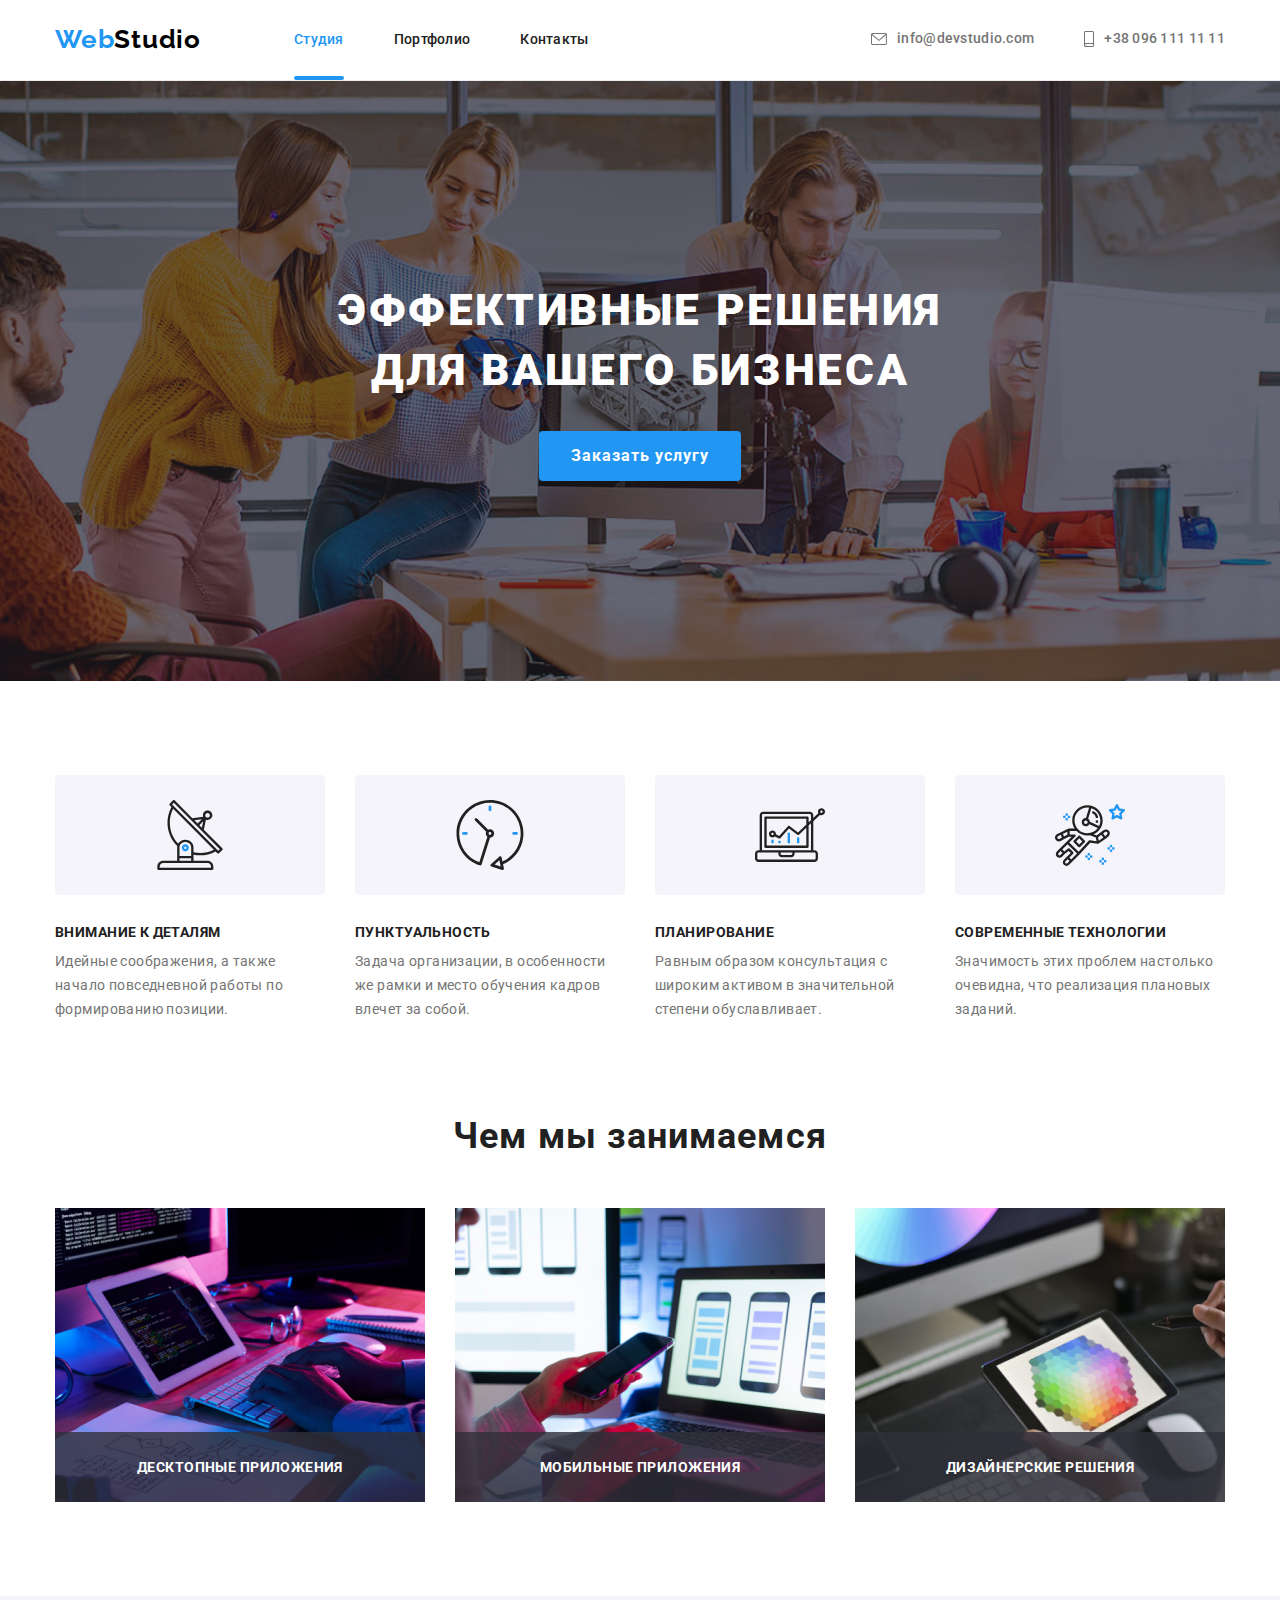
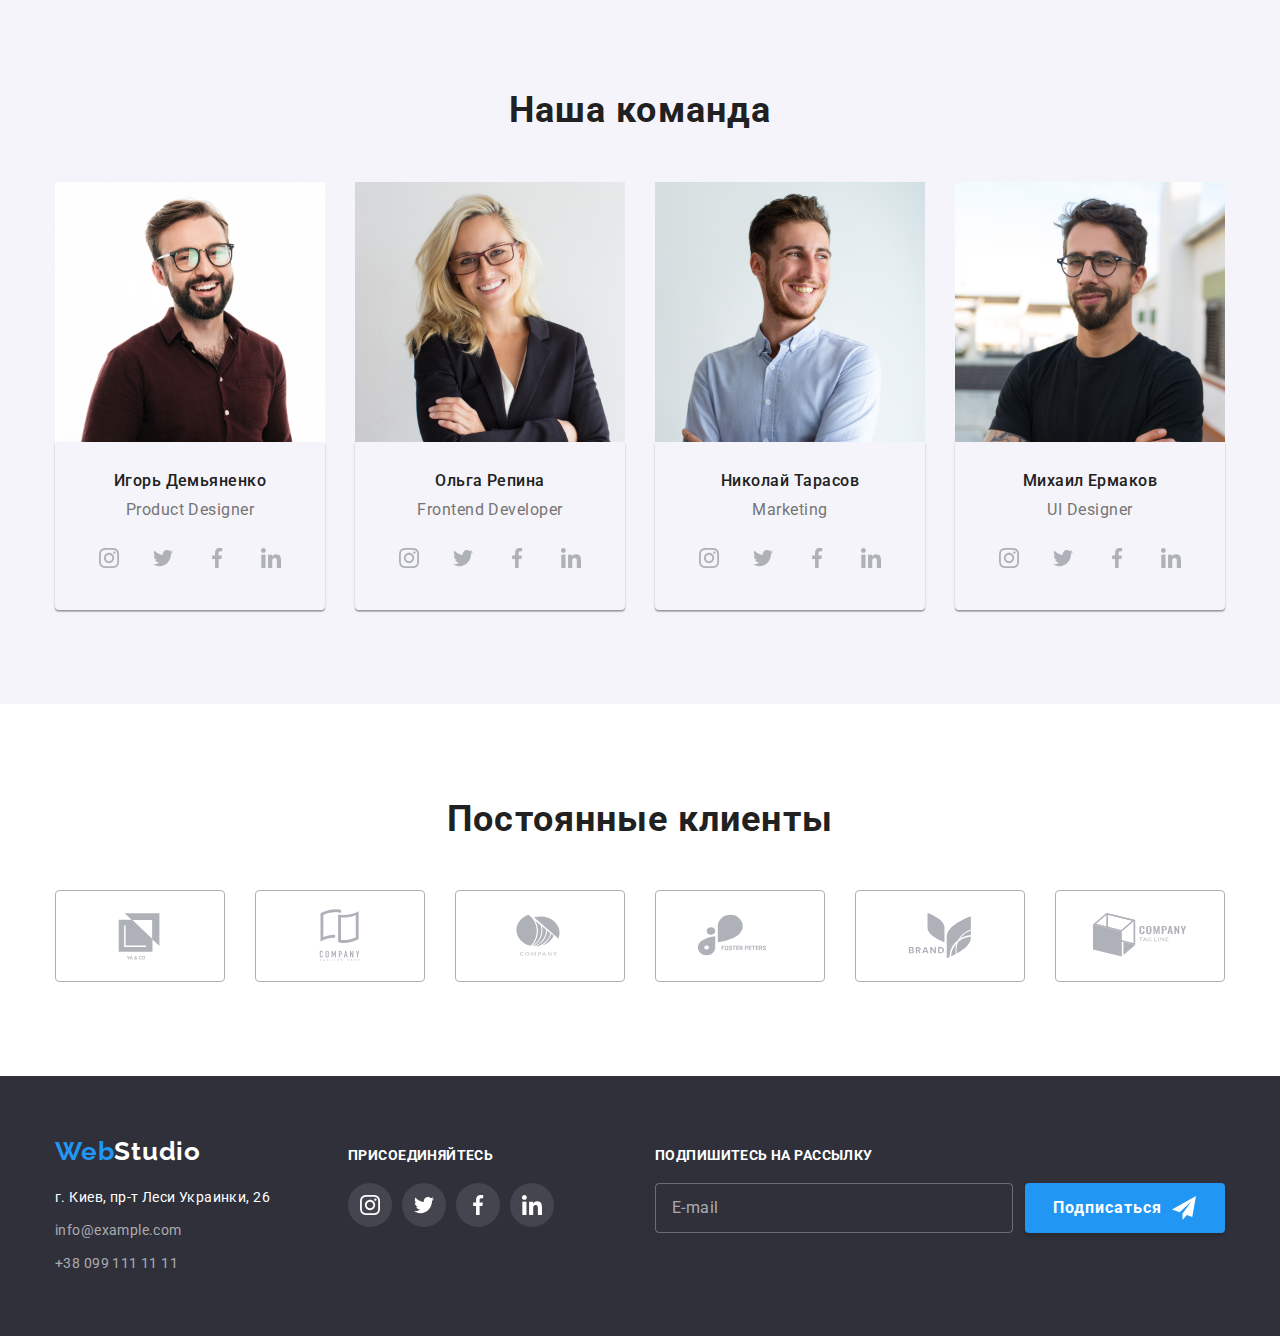
<file: index.html>
<!DOCTYPE html>
<html lang="ru">
  <head>
    <meta charset="UTF-8" />
    <meta http-equiv="X-UA-Compatible" content="IE=edge" />
    <meta name="viewport" content="width=device-width, initial-scale=1.0" />
    <title>Студия</title>
    <link rel="preconnect" href="https://fonts.gstatic.com" />
    <link
      href="https://fonts.googleapis.com/css2?family=Raleway:wght@700&family=Roboto:wght@400;500;700;900&display=swap"
      rel="stylesheet"
    />
    <link
      rel="stylesheet"
      href="https://cdnjs.cloudflare.com/ajax/libs/modern-normalize/1.1.0/modern-normalize.min.css"
    />
    <link rel="stylesheet" href="./css/styles.css" />
  </head>
  <body>
    <!--HEADER-->
    <header class="header">
      <div class="container header-container">
        <nav class="nav-header">
          <a class="header-logo link" href="index.html">
            <span class="logo-accent">Web</span>Studio</a
          >
          <ul class="menu list">
            <li class="menu-item">
              <a class="menu-link current link" href="index.html">Студия</a>
            </li>
            <li class="menu-item"><a class="menu-link link" href="portfolio.html">Портфолио</a></li>
            <li class="menu-item"><a class="menu-link link" href="">Контакты</a></li>
          </ul>
        </nav>
        <ul class="header-contacts list">
          <li class="contacts-item">
            <a class="header-contact link" href="mailto:info@devstudio.com">
              <svg class="icon-contact" width="16" height="12">
                <use href="./images/icons.svg#icon-envelope"></use>
              </svg>
              info@devstudio.com
            </a>
          </li>
          <li class="contacts-item">
            <a class="header-contact link" href="tel:+380961111111">
              <svg class="icon-contact" width="10" height="16">
                <use href="./images/icons.svg#icon-smartphone"></use>
              </svg>
              +38 096 111 11 11</a
            >
          </li>
        </ul>
      </div>
    </header>
    <main>
      <!--HERO-->

      <section class="hero section">
        <div class="container">
          <h1 class="title-hero">Эффективные решения для вашего бизнеса</h1>
          <button class="modal-btn" type="button" data-modal-open>Заказать услугу</button>
        </div>
      </section>
      <!--FEATURES-->
      <section class="features section">
        <div class="container">
          <h2 class="features-title visually-hidden">Особенности</h2>
          <ul class="features-list list">
            <li class="features-item">
              <div class="features-container">
                <svg class="icon-features" width="70" height="70">
                  <use href="./images/icons.svg#icon-antenna"></use>
                </svg>
              </div>
              <h3 class="features-subtitle">Внимание к деталям</h3>
              <p class="features-content">
                Идейные соображения, а также начало повседневной работы по формированию позиции.
              </p>
            </li>
            <li class="features-item">
              <div class="features-container">
                <svg class="icon-features" width="70" height="70">
                  <use href="./images/icons.svg#icon-clock"></use>
                </svg>
              </div>
              <h3 class="features-subtitle">Пунктуальность</h3>
              <p class="features-content">
                Задача организации, в особенности же рамки и место обучения кадров влечет за собой.
              </p>
            </li>
            <li class="features-item">
              <div class="features-container">
                <svg class="icon-features" width="70" height="70">
                  <use href="./images/icons.svg#icon-digram"></use>
                </svg>
              </div>
              <h3 class="features-subtitle">Планирование</h3>
              <p class="features-content">
                Равным образом консультация с широким активом в значительной степени обуславливает.
              </p>
            </li>
            <li class="features-item">
              <div class="features-container">
                <svg class="icon-features" width="70" height="70">
                  <use href="./images/icons.svg#icon-astronaut"></use>
                </svg>
              </div>
              <h3 class="features-subtitle">Современные технологии</h3>
              <p class="features-content">
                Значимость этих проблем настолько очевидна, что реализация плановых заданий.
              </p>
            </li>
          </ul>
        </div>
      </section>
      <!--WHAT ARE WE DOING-->
      <section class="activity">
        <div class="container">
          <h2 class="activity-title">Чем мы занимаемся</h2>
          <ul class="activity-list list">
            <li class="activity-item">
              <img
                class="activity-img"
                src="./images/what_are_we_doing/img.jpg"
                alt="Человек работает за компютером"
                width="370"
                height="294"
              />
              <div class="activity-container">
                <p class="activity-content">Десктопные приложения</p>
              </div>
            </li>
            <li class="activity-item">
              <img
                class="activity-img"
                src="./images/what_are_we_doing/img-1.jpg"
                alt="Человек работает за ноутбуком"
                width="370"
                height="294"
              />
              <div class="activity-container">
                <p class="activity-content">Мобильные приложения</p>
              </div>
            </li>
            <li class="activity-item">
              <img
                class="activity-img"
                src="./images/what_are_we_doing/img-2.jpg"
                alt="Человек работает c планшетом"
                width="370"
                height="294"
              />
              <div class="activity-container">
                <p class="activity-content">Дизайнерские решения</p>
              </div>
            </li>
          </ul>
        </div>
      </section>
      <!--OUR TEAM-->
      <section class="team section">
        <div class="container">
          <h2 class="team-title">Наша команда</h2>
          <ul class="team-list list">
            <li class="team-item">
              <img
                class="team-img"
                src="./images/our_team/img1.jpg"
                alt="Парень"
                width="270"
                height="260"
              />
              <div class="team-card">
                <h3 class="team-subtitle">Игорь Демьяненко</h3>
                <p class="team-content" lang="en">Product Designer</p>
                <ul class="social-list list">
                  <li class="social-item">
                    <a href="" class="social-link">
                      <svg class="icon-social" width="20" height="20">
                        <use href="./images/icons.svg#icon-instagram"></use>
                      </svg>
                    </a>
                  </li>
                  <li class="social-item">
                    <a href="" class="social-link">
                      <svg class="icon-social" width="20" height="20">
                        <use href="./images/icons.svg#icon-twitter"></use>
                      </svg>
                    </a>
                  </li>
                  <li class="social-item">
                    <a href="" class="social-link">
                      <svg class="icon-social" width="20" height="20">
                        <use href="./images/icons.svg#icon-facebook"></use>
                      </svg>
                    </a>
                  </li>
                  <li class="social-item">
                    <a href="" class="social-link">
                      <svg class="icon-social" width="20" height="20">
                        <use href="./images/icons.svg#icon-linkedin"></use>
                      </svg>
                    </a>
                  </li>
                </ul>
              </div>
            </li>
            <li class="team-item">
              <img
                class="team-img"
                src="./images/our_team/img2.jpg"
                alt="Девушка"
                width="270"
                height="260"
              />
              <div class="team-card">
                <h3 class="team-subtitle">Ольга Репина</h3>
                <p class="team-content" lang="en">Frontend Developer</p>
                <ul class="social-list list">
                  <li class="social-item">
                    <a href="" class="social-link">
                      <svg class="icon-social" width="20" height="20">
                        <use href="./images/icons.svg#icon-instagram"></use>
                      </svg>
                    </a>
                  </li>
                  <li class="social-item">
                    <a href="" class="social-link">
                      <svg class="icon-social" width="20" height="20">
                        <use href="./images/icons.svg#icon-twitter"></use>
                      </svg>
                    </a>
                  </li>
                  <li class="social-item">
                    <a href="" class="social-link">
                      <svg class="icon-social" width="20" height="20">
                        <use href="./images/icons.svg#icon-facebook"></use>
                      </svg>
                    </a>
                  </li>
                  <li class="social-item">
                    <a href="" class="social-link">
                      <svg class="icon-social" width="20" height="20">
                        <use href="./images/icons.svg#icon-linkedin"></use>
                      </svg>
                    </a>
                  </li>
                </ul>
              </div>
            </li>
            <li class="team-item">
              <img
                class="team-img"
                src="./images/our_team/img3.jpg"
                alt="Парень"
                width="270"
                height="260"
              />
              <div class="team-card">
                <h3 class="team-subtitle">Николай Тарасов</h3>
                <p class="team-content" lang="en">Marketing</p>
                <ul class="social-list list">
                  <li class="social-item">
                    <a href="" class="social-link">
                      <svg class="icon-social" width="20" height="20">
                        <use href="./images/icons.svg#icon-instagram"></use>
                      </svg>
                    </a>
                  </li>
                  <li class="social-item">
                    <a href="" class="social-link">
                      <svg class="icon-social" width="20" height="20">
                        <use href="./images/icons.svg#icon-twitter"></use>
                      </svg>
                    </a>
                  </li>
                  <li class="social-item">
                    <a href="" class="social-link">
                      <svg class="icon-social" width="20" height="20">
                        <use href="./images/icons.svg#icon-facebook"></use>
                      </svg>
                    </a>
                  </li>
                  <li class="social-item">
                    <a href="" class="social-link">
                      <svg class="icon-social" width="20" height="20">
                        <use href="./images/icons.svg#icon-linkedin"></use>
                      </svg>
                    </a>
                  </li>
                </ul>
              </div>
            </li>
            <li class="team-item">
              <img
                class="team-img"
                src="./images/our_team/img4.jpg"
                alt="Парень"
                width="270"
                height="260"
              />
              <div class="team-card">
                <h3 class="team-subtitle">Михаил Ермаков</h3>
                <p class="team-content" lang="en">UI Designer</p>
                <ul class="social-list list">
                  <li class="social-item">
                    <a href="" class="social-link">
                      <svg class="icon-social" width="20" height="20">
                        <use href="./images/icons.svg#icon-instagram"></use>
                      </svg>
                    </a>
                  </li>
                  <li class="social-item">
                    <a href="" class="social-link">
                      <svg class="icon-social" width="20" height="20">
                        <use href="./images/icons.svg#icon-twitter"></use>
                      </svg>
                    </a>
                  </li>
                  <li class="social-item">
                    <a href="" class="social-link">
                      <svg class="icon-social" width="20" height="20">
                        <use href="./images/icons.svg#icon-facebook"></use>
                      </svg>
                    </a>
                  </li>
                  <li class="social-item">
                    <a href="" class="social-link">
                      <svg class="icon-social" width="20" height="20">
                        <use href="./images/icons.svg#icon-linkedin"></use>
                      </svg>
                    </a>
                  </li>
                </ul>
              </div>
            </li>
          </ul>
        </div>
      </section>
      <!--CUSTOMERS-->
      <section class="customers section">
        <div class="container">
          <h2 class="customers-title">Постоянные клиенты</h2>
          <ul class="customers-list list">
            <li class="customers-item">
              <a href="" class="customers-link">
                <svg class="icon-customers" width="106" height="60">
                  <use href="./images/icons.svg#icon-logo"></use>
                </svg>
              </a>
            </li>
            <li class="customers-item">
              <a href="" class="customers-link">
                <svg class="icon-customers" width="106" height="60">
                  <use href="./images/icons.svg#icon-logoa"></use>
                </svg>
              </a>
            </li>
            <li class="customers-item">
              <a href="" class="customers-link">
                <svg class="icon-customers" width="106" height="60">
                  <use href="./images/icons.svg#icon-logob"></use>
                </svg>
              </a>
            </li>
            <li class="customers-item">
              <a href="" class="customers-link">
                <svg class="icon-customers" width="106" height="60">
                  <use href="./images/icons.svg#icon-logoc"></use>
                </svg>
              </a>
            </li>
            <li class="customers-item">
              <a href="" class="customers-link">
                <svg class="icon-customers" width="106" height="60">
                  <use href="./images/icons.svg#icon-logod"></use>
                </svg>
              </a>
            </li>
            <li class="customers-item">
              <a href="" class="customers-link">
                <svg class="icon-customers" width="106" height="60">
                  <use href="./images/icons.svg#icon-logoe"></use>
                </svg>
              </a>
            </li>
          </ul>
        </div>
      </section>
    </main>
    <!--FOOTER-->
    <footer class="footer">
      <div class="container footer-container">
        <div class="footer-nav">
          <a class="footer-logo link" href="index.html">
            <span class="logo-accent">Web</span>Studio</a
          >
          <address class="footer-address">
            <ul class="footer-list list">
              <li class="footer-item">
                <a
                  class="address-link link"
                  href="https://goo.gl/maps/ND7j1SrMeyqqvY4t7"
                  target="_blank"
                  rel="noopener noreferrer"
                  >г. Киев, пр-т Леси Украинки, 26</a
                >
              </li>
              <li class="footer-item">
                <a class="footer-contact link" href="mailto:info@example.com">info@example.com</a>
              </li>
              <li class="footer-item">
                <a class="footer-contact link" href="tel:+380991111111">+38 099 111 11 11</a>
              </li>
            </ul>
          </address>
        </div>

        <div class="join">
          <p class="footer-content">Присоединяйтесь</p>
          <ul class="join-list list">
            <li class="join-item">
              <a href="" class="join-link link">
                <svg class="icon-join" width="20" height="20">
                  <use href="./images/icons.svg#icon-instagram"></use>
                </svg>
              </a>
            </li>
            <li class="join-item">
              <a href="" class="join-link link">
                <svg class="icon-join" width="20" height="20">
                  <use href="./images/icons.svg#icon-twitter"></use>
                </svg>
              </a>
            </li>
            <li class="join-item">
              <a href="" class="join-link link">
                <svg class="icon-join" width="20" height="20">
                  <use href="./images/icons.svg#icon-facebook"></use>
                </svg>
              </a>
            </li>
            <li class="join-item">
              <a href="" class="join-link link">
                <svg class="icon-join" width="20" height="20">
                  <use href="./images/icons.svg#icon-linkedin"></use>
                </svg>
              </a>
            </li>
          </ul>
        </div>
        <form action="#" class="footer-form">
          <p class="footer-form-text">Подпишитесь на рассылку</p>
          <div class="footer-form-container">
            <input
              type="email"
              class="footer-input"
              placeholder="E-mail"
              name="user-mail"
              required
            />
            <button type="submit" class="footer-btn">Подписаться</button>
          </div>
        </form>
      </div>
    </footer>
    <div class="backdrop is-hidden" data-modal>
      <div class="modal">
        <button type="button" data-modal-close class="close-btn">
          <svg class="icon-cls" width="18px" height="18px">
            <use href="./images/icons.svg#icon-close"></use>
          </svg>
        </button>
        <form action="#" class="modal-form">
          <p class="modal-head">Оставьте свои данные, мы вам перезвоним</p>
          <label class="modal-field">
            Имя
            <span class="modal-input-container">
              <input
                type="text"
                class="modal-input"
                name="user-name"
                minlength="2"
                pattern="[a-zA-Zа-яёА-ЯЁ]+"
                title="Имя должно содержать только буквы"
                required
              />
              <svg class="icon-modal-form" width="18" height="18">
                <use href="./images/icons.svg#icon-person"></use>
              </svg>
            </span>
          </label>
          <label class="modal-field">
            Телефон
            <span class="modal-input-container">
              <input
                type="tel"
                class="modal-input"
                name="user-phone"
                pattern="[0-9]{3}-[0-9]{3}-[0-9]{2}-[0-9]{2}"
                title="067-123-45-67"
                required
              />
              <svg class="icon-modal-form" width="18" height="18">
                <use href="./images/icons.svg#icon-phone"></use>
              </svg>
            </span>
          </label>
          <label class="modal-field">
            Почта
            <span class="modal-input-container">
              <input type="email" class="modal-input" name="user-mail" required />
              <svg class="icon-modal-form" width="18" height="18">
                <use href="./images/icons.svg#icon-email"></use>
              </svg>
            </span>
          </label>
          <label class="modal-field-message">
            Комментарий
            <textarea
              name="user-message"
              class="modal-message"
              placeholder="Введите текст"
            ></textarea>
          </label>
          <input
            type="checkbox"
            class="modal-checkbox visually-hidden"
            name="accept-policy"
            id="accept-policy"
          />
          <label for="accept-policy" class="modal-checkbox-label"
            >Соглашаюсь с рассылкой и принимаю&nbsp;
            <a href="#" class="modal-label-link">Условия договора</a>
          </label>
          <button type="submit" class="modal-form-btn">Отправить</button>
        </form>
      </div>
    </div>
    <script src="./js/modal.js"></script>
  </body>
</html>
</file>
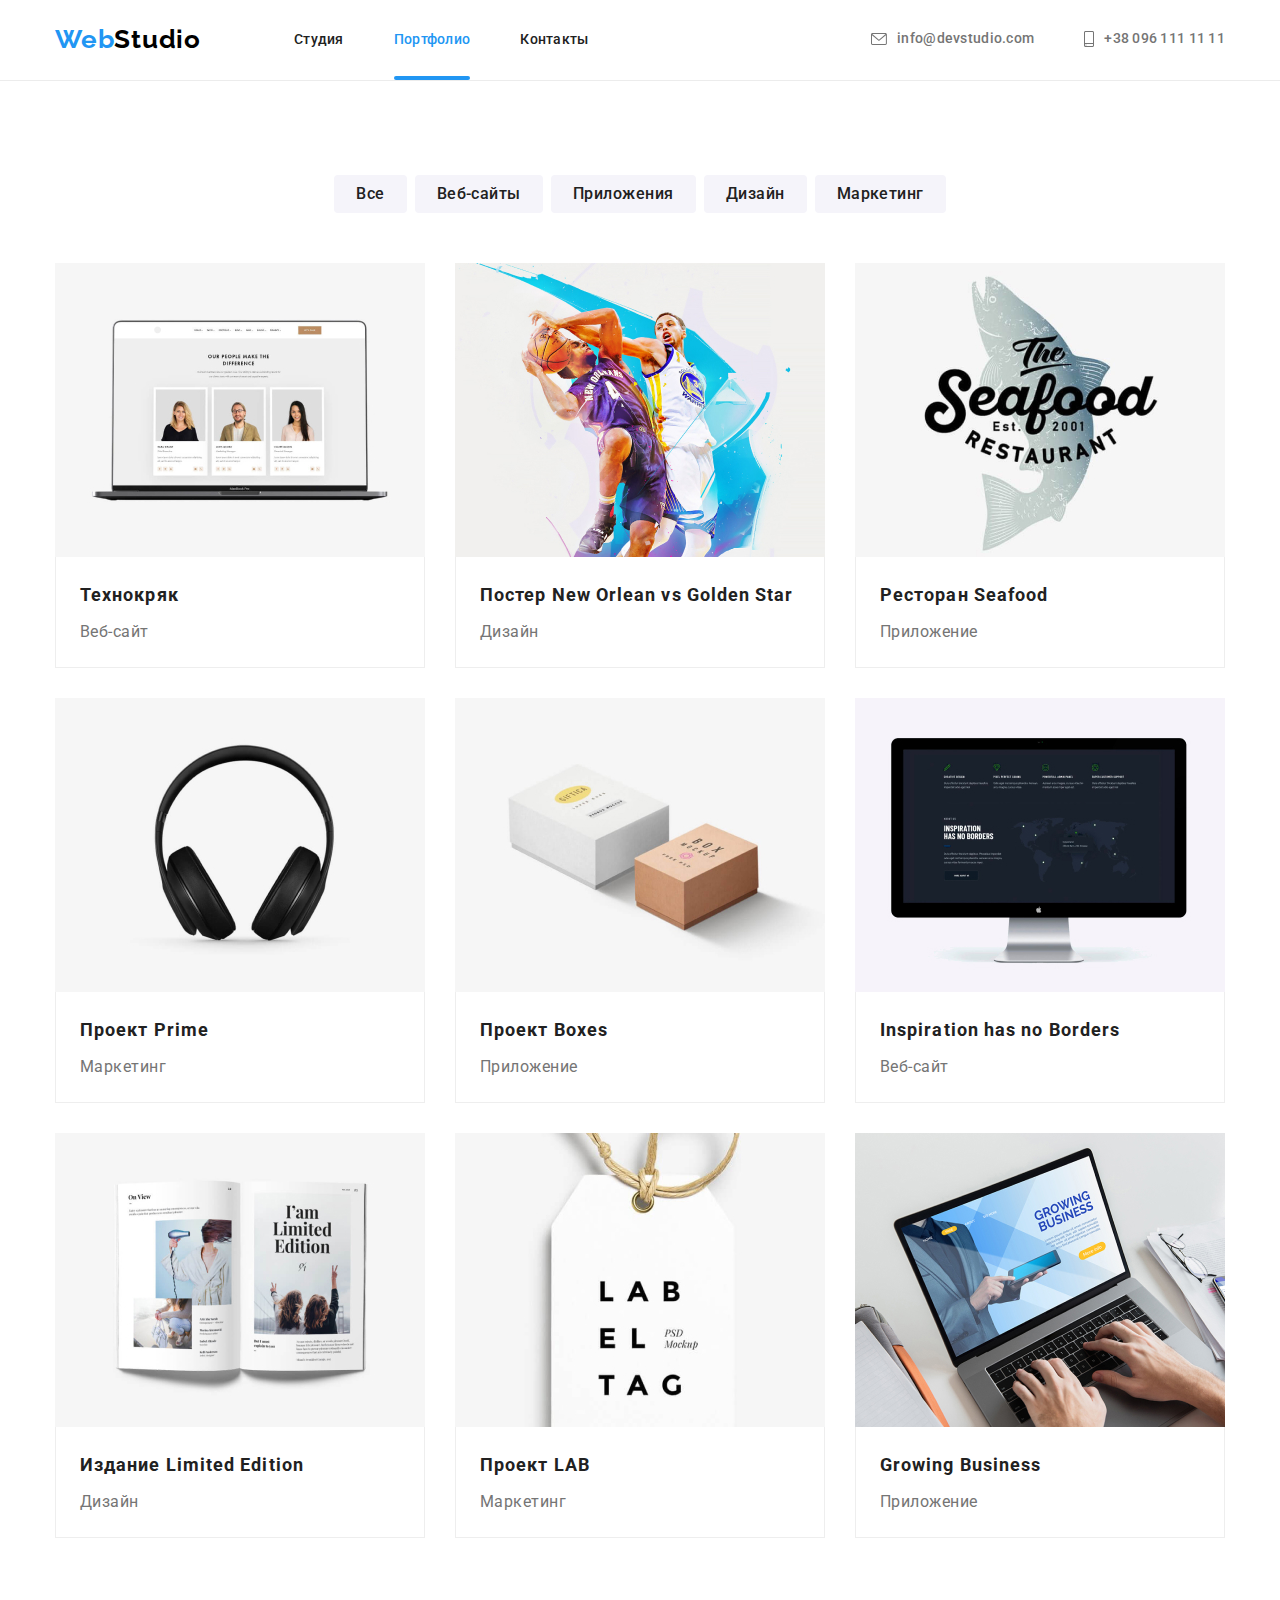
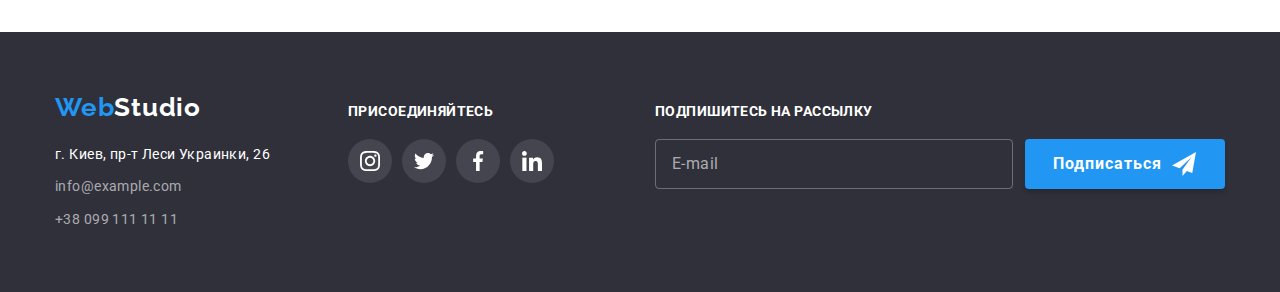
<file: portfolio.html>
<!DOCTYPE html>
<html lang="ru">
  <head>
    <meta charset="UTF-8" />
    <meta http-equiv="X-UA-Compatible" content="IE=edge" />
    <meta name="viewport" content="width=device-width, initial-scale=1.0" />
    <title>Портфолио</title>
    <link rel="preconnect" href="https://fonts.gstatic.com" />
    <link
      href="https://fonts.googleapis.com/css2?family=Raleway:wght@700&family=Roboto:wght@400;500;700;900&display=swap"
      rel="stylesheet"
    />
    <link
      rel="stylesheet"
      href="https://cdnjs.cloudflare.com/ajax/libs/modern-normalize/1.1.0/modern-normalize.min.css"
    />
    <link rel="stylesheet" href="./css/styles.css" />
  </head>
  <body>
    <!--HEADER-->
    <header class="header">
      <div class="container header-container">
        <nav class="nav-header">
          <a class="header-logo link" href="index.html">
            <span class="logo-accent">Web</span>Studio</a
          >
          <ul class="menu list">
            <li class="menu-item">
              <a class="menu-link link" href="index.html">Студия</a>
            </li>
            <li class="menu-item">
              <a class="menu-link current link" href="portfolio.html">Портфолио</a>
            </li>
            <li class="menu-item"><a class="menu-link link" href="">Контакты</a></li>
          </ul>
        </nav>
        <ul class="header-contacts list">
          <li class="contacts-item">
            <a class="header-contact link" href="mailto:info@devstudio.com">
              <svg class="icon-contact" width="16" height="12">
                <use href="./images/icons.svg#icon-envelope"></use>
              </svg>
              info@devstudio.com
            </a>
          </li>
          <li class="contacts-item">
            <a class="header-contact link" href="tel:+380961111111">
              <svg class="icon-contact" width="10" height="16">
                <use href="./images/icons.svg#icon-smartphone"></use>
              </svg>
              +38 096 111 11 11</a
            >
          </li>
        </ul>
      </div>
    </header>
    <main>
      <!--PORTFOLIO-->
      <section class="portfolio section">
        <div class="container">
          <h2 class="portfolio-title visually-hidden">Портфолио</h2>
          <ul class="portfolio-filter list">
            <li class="filter-item">
              <button class="filter-btn" type="button">Все</button>
            </li>
            <li class="filter-item">
              <button class="filter-btn" type="button">Веб-сайты</button>
            </li>
            <li class="filter-item">
              <button class="filter-btn" type="button">Приложения</button>
            </li>
            <li class="filter-item">
              <button class="filter-btn" type="button">Дизайн</button>
            </li>
            <li class="filter-item">
              <button class="filter-btn" type="button">Маркетинг</button>
            </li>
          </ul>
          <ul class="portfolio-list list">
            <li class="portfolio-item">
              <a href="" class="portfolio-link link">
                <div class="portfolio-img-overlay">
                  <img
                    class="portfolio-img"
                    src="./images/portfolio/img.jpg"
                    alt="Экран ноутбука"
                    width="370"
                    height="294"
                  />
                  <p class="overlay">
                    Технокряк это современная площадка распространения коронавируса. Компании
                    используют эту платформу для цифрового шпионажа и атак на защищённые сервера
                    конкурентов.
                  </p>
                </div>

                <div class="project-card">
                  <h3 class="portfolio-subtitle">Технокряк</h3>
                  <p class="portfolio-text">Веб-сайт</p>
                </div></a
              >
            </li>
            <li class="portfolio-item">
              <a href="" class="portfolio-link link">
                <div class="portfolio-img-overlay">
                  <img
                    class="portfolio-img"
                    src="./images/portfolio/img-1.jpg"
                    alt="Экран ноутбука"
                    width="370"
                    height="294"
                  />
                  <p class="overlay">
                    Технокряк это современная площадка распространения коронавируса. Компании
                    используют эту платформу для цифрового шпионажа и атак на защищённые сервера
                    конкурентов.
                  </p>
                </div>
                <div class="project-card">
                  <h3 class="portfolio-subtitle">Постер New Orlean vs Golden Star</h3>
                  <p class="portfolio-text">Дизайн</p>
                </div></a
              >
            </li>
            <li class="portfolio-item">
              <a href="" class="portfolio-link link">
                <div class="portfolio-img-overlay">
                  <img
                    class="portfolio-img"
                    src="./images/portfolio/img-2.jpg"
                    alt="Экран ноутбука"
                    width="370"
                    height="294"
                  />
                  <p class="overlay">
                    Технокряк это современная площадка распространения коронавируса. Компании
                    используют эту платформу для цифрового шпионажа и атак на защищённые сервера
                    конкурентов.
                  </p>
                </div>
                <div class="project-card">
                  <h3 class="portfolio-subtitle">Ресторан Seafood</h3>
                  <p class="portfolio-text">Приложение</p>
                </div></a
              >
            </li>
            <li class="portfolio-item">
              <a href="" class="portfolio-link link">
                <div class="portfolio-img-overlay">
                  <img
                    class="portfolio-img"
                    src="./images/portfolio/img-3.jpg"
                    alt="Экран ноутбука"
                    width="370"
                    height="294"
                  />
                  <p class="overlay">
                    Технокряк это современная площадка распространения коронавируса. Компании
                    используют эту платформу для цифрового шпионажа и атак на защищённые сервера
                    конкурентов.
                  </p>
                </div>
                <div class="project-card">
                  <h3 class="portfolio-subtitle">Проект Prime</h3>
                  <p class="portfolio-text">Маркетинг</p>
                </div></a
              >
            </li>
            <li class="portfolio-item">
              <a href="" class="portfolio-link link">
                <div class="portfolio-img-overlay">
                  <img
                    class="portfolio-img"
                    src="./images/portfolio/img-4.jpg"
                    alt="Экран ноутбука"
                    width="370"
                    height="294"
                  />
                  <p class="overlay">
                    Технокряк это современная площадка распространения коронавируса. Компании
                    используют эту платформу для цифрового шпионажа и атак на защищённые сервера
                    конкурентов.
                  </p>
                </div>
                <div class="project-card">
                  <h3 class="portfolio-subtitle">Проект Boxes</h3>
                  <p class="portfolio-text">Приложение</p>
                </div></a
              >
            </li>
            <li class="portfolio-item">
              <a href="" class="portfolio-link link">
                <div class="portfolio-img-overlay">
                  <img
                    class="portfolio-img"
                    src="./images/portfolio/img-5.jpg"
                    alt="Экран ноутбука"
                    width="370"
                    height="294"
                  />
                  <p class="overlay">
                    Технокряк это современная площадка распространения коронавируса. Компании
                    используют эту платформу для цифрового шпионажа и атак на защищённые сервера
                    конкурентов.
                  </p>
                </div>
                <div class="project-card">
                  <h3 class="portfolio-subtitle">Inspiration has no Borders</h3>
                  <p class="portfolio-text">Веб-сайт</p>
                </div></a
              >
            </li>
            <li class="portfolio-item">
              <a href="" class="portfolio-link link">
                <div class="portfolio-img-overlay">
                  <img
                    class="portfolio-img"
                    src="./images/portfolio/img-6.jpg"
                    alt="Экран ноутбука"
                    width="370"
                    height="294"
                  />
                  <p class="overlay">
                    Технокряк это современная площадка распространения коронавируса. Компании
                    используют эту платформу для цифрового шпионажа и атак на защищённые сервера
                    конкурентов.
                  </p>
                </div>
                <div class="project-card">
                  <h3 class="portfolio-subtitle">Издание Limited Edition</h3>
                  <p class="portfolio-text">Дизайн</p>
                </div></a
              >
            </li>
            <li class="portfolio-item">
              <a href="" class="portfolio-link link">
                <div class="portfolio-img-overlay">
                  <img
                    class="portfolio-img"
                    src="./images/portfolio/img-7.jpg"
                    alt="Экран ноутбука"
                    width="370"
                    height="294"
                  />
                  <p class="overlay">
                    Технокряк это современная площадка распространения коронавируса. Компании
                    используют эту платформу для цифрового шпионажа и атак на защищённые сервера
                    конкурентов.
                  </p>
                </div>
                <div class="project-card">
                  <h3 class="portfolio-subtitle">Проект LAB</h3>
                  <p class="portfolio-text">Маркетинг</p>
                </div></a
              >
            </li>
            <li class="portfolio-item">
              <a href="" class="portfolio-link link">
                <div class="portfolio-img-overlay">
                  <img
                    class="portfolio-img"
                    src="./images/portfolio/img-8.jpg"
                    alt="Экран ноутбука"
                    width="370"
                    height="294"
                  />
                  <p class="overlay">
                    Технокряк это современная площадка распространения коронавируса. Компании
                    используют эту платформу для цифрового шпионажа и атак на защищённые сервера
                    конкурентов.
                  </p>
                </div>
                <div class="project-card">
                  <h3 class="portfolio-subtitle">Growing Business</h3>
                  <p class="portfolio-text">Приложение</p>
                </div></a
              >
            </li>
          </ul>
        </div>
      </section>
    </main>

    <!--FOOTER-->
    <footer class="footer">
      <div class="container footer-container">
        <div class="footer-nav">
          <a class="footer-logo link" href="index.html">
            <span class="logo-accent">Web</span>Studio</a
          >
          <address class="footer-address">
            <ul class="footer-list list">
              <li class="footer-item">
                <a
                  class="address-link link"
                  href="https://goo.gl/maps/ND7j1SrMeyqqvY4t7"
                  target="_blank"
                  rel="noopener noreferrer"
                  >г. Киев, пр-т Леси Украинки, 26</a
                >
              </li>
              <li class="footer-item">
                <a class="footer-contact link" href="mailto:info@example.com">info@example.com</a>
              </li>
              <li class="footer-item">
                <a class="footer-contact link" href="tel:+380991111111">+38 099 111 11 11</a>
              </li>
            </ul>
          </address>
        </div>

        <div class="join">
          <p class="footer-content">Присоединяйтесь</p>
          <ul class="join-list list">
            <li class="join-item">
              <a href="" class="join-link link">
                <svg class="icon-join" width="20" height="20">
                  <use href="./images/icons.svg#icon-instagram"></use>
                </svg>
              </a>
            </li>
            <li class="join-item">
              <a href="" class="join-link link">
                <svg class="icon-join" width="20" height="20">
                  <use href="./images/icons.svg#icon-twitter"></use>
                </svg>
              </a>
            </li>
            <li class="join-item">
              <a href="" class="join-link link">
                <svg class="icon-join" width="20" height="20">
                  <use href="./images/icons.svg#icon-facebook"></use>
                </svg>
              </a>
            </li>
            <li class="join-item">
              <a href="" class="join-link link">
                <svg class="icon-join" width="20" height="20">
                  <use href="./images/icons.svg#icon-linkedin"></use>
                </svg>
              </a>
            </li>
          </ul>
        </div>
        <form action="#" class="footer-form">
          <p class="footer-form-text">Подпишитесь на рассылку</p>
          <div class="footer-form-container">
            <input
              type="email"
              class="footer-input"
              placeholder="E-mail"
              name="user-mail"
              required
            />
            <button type="submit" class="footer-btn">Подписаться</button>
          </div>
        </form>
      </div>
    </footer>
  </body>
</html>
</file>
<file: css/styles.css>
:root {
  --accent-color: #2196f3;
  --main-color: #212121;
  --second-color: #757575;
  --third-color: #ffffff;
  --background-color: #c4c4c4;
  --footer-color: #2f303a;
  --logo-color: #000000;
  --button-color: #188ce8;
  --icons-color: #afb1b8;
  --social-color: rgba(255, 255, 255, 0.1);
  --contacts-color: rgba(255, 255, 255, 0.6);
  --gradient-color: rgba(47, 48, 58, 0.4);
  --activity-color: rgba(47, 48, 58, 0.8);
  --backdrop-color: rgba(0, 0, 0, 0.2);
  --container-color: #f5f4fa;
  --overlay-color: rgba(33, 150, 243, 0.9);
  --card-shadow: 0px 1px 3px rgba(0, 0, 0, 0.12), 0px 1px 1px rgba(0, 0, 0, 0.14),
    0px 2px 1px rgba(0, 0, 0, 0.2);
  --btn-shadow: 0px 3px 1px rgba(0, 0, 0, 0.1), 0px 1px 2px rgba(0, 0, 0, 0.08),
    0px 2px 2px rgba(0, 0, 0, 0.12);
  --portfolio-shadow: 0px 1px 1px rgba(0, 0, 0, 0.12), 0px 4px 4px rgba(0, 0, 0, 0.06),
    1px 4px 6px rgba(0, 0, 0, 0.16);
}
.list {
  list-style: none;
}
.link {
  text-decoration: none;
}
body {
  font-family: 'Roboto', sans-serif;
  color: var(--main-color);
}
h1,
h2,
h3,
p,
ul {
  margin-top: 0px;
  margin-bottom: 0px;
}
ul {
  padding-left: 0px;
}
img {
  display: block;
  max-width: 100%;
  height: auto;
}

.container {
  width: 1200px;
  margin-left: auto;
  margin-right: auto;
  padding-left: 15px;
  padding-right: 15px;
}

.visually-hidden {
  position: absolute;
  clip: rect(0 0 0 0);
  width: 1px;
  height: 1px;
  margin: -1px;
}
.section {
  padding-top: 94px;
  padding-bottom: 94px;
}

/*=======HEADER=========*/
.header-container {
  display: flex;
  align-items: center;
  justify-content: space-between;
}
.header {
  padding-top: 24px;
  padding-bottom: 25px;
  border-bottom: 1px solid #ececec;
}
.nav-header {
  display: flex;
  align-items: center;
}
.menu {
  display: flex;
  align-items: center;
}

.menu-item:not(:last-child) {
  margin-right: 50px;
}
.header-contacts {
  display: flex;
  align-items: center;
}
.logo-accent {
  font-family: 'Raleway', sans-serif;
  font-weight: 700;
  font-size: 26px;
  line-height: 1.19;
  letter-spacing: 0.03em;
  color: var(--accent-color);
}
.header-logo {
  font-family: 'Raleway', sans-serif;
  font-weight: 700;
  font-size: 26px;
  line-height: 1.19;
  letter-spacing: 0.03em;
  color: var(--logo-color);
  margin-right: 93px;
}

.menu-link {
  position: relative;
  font-weight: 500;
  font-size: 14px;
  line-height: 1.14;
  letter-spacing: 0.02em;
  color: var(--main-color);
  transition: color 250ms cubic-bezier(0.4, 0, 0.2, 1);
}
.menu-link.current {
  color: var(--accent-color);
}
.menu-link.current::after {
  display: block;
  content: '';
  position: absolute;
  bottom: -33px;
  width: 100%;
  height: 4px;
  border-radius: 2px;
  background-color: var(--accent-color);
}

.menu-link:hover,
.menu-link:focus {
  color: var(--accent-color);
}
.header-contact {
  font-weight: 500;
  font-size: 14px;
  line-height: 1.14;
  letter-spacing: 0.02em;
  color: var(--second-color);
  display: flex;
  justify-content: center;
  align-items: center;
  transition: color 250ms cubic-bezier(0.4, 0, 0.2, 1);
}

.header-contact:hover,
.header-contact:focus {
  color: var(--accent-color);
}
.icon-contact {
  margin-right: 10px;
  display: block;
  fill: var(--second-color);
}
.header-contact:hover .icon-contact,
.header-contact:focus .icon-contact {
  fill: var(--accent-color);
}

.contacts-item:not(:last-child) {
  margin-right: 50px;
}

/*=======END HEADER=========*/
/*=======HERO=========*/
.hero {
  background-color: var(--background-color);
  text-align: center;
  padding-top: 200px;
  padding-bottom: 200px;
  max-width: 1600px;
  margin: auto;
  background-image: linear-gradient(var(--gradient-color), var(--gradient-color)),
    url(../images/hero/hero.jpg);
  background-repeat: no-repeat;
  background-position: center;
}

.title-hero {
  width: 696px;
  margin-bottom: 30px;
  margin-left: auto;
  margin-right: auto;
  font-weight: 900;
  font-size: 44px;
  line-height: 1.36;
  letter-spacing: 0.06em;
  text-transform: uppercase;
  color: var(--third-color);
}
.modal-btn {
  min-width: 200px;
  border-radius: 4px;
  padding: 10px 32px;
  border: 0px;
  font-family: 'Roboto', sans-serif;
  font-weight: 700;
  font-size: 16px;
  line-height: 1.87;
  letter-spacing: 0.06em;
  color: var(--third-color);
  cursor: pointer;
  background-color: var(--accent-color);
  transition: background-color 250ms cubic-bezier(0.4, 0, 0.2, 1);
}

.modal-btn:hover,
.modal-btn:focus {
  background-color: var(--button-color);
}
/*=======END HERO=========*/

/*=======FEATURES=========*/

.features-list {
  display: flex;
}
.features-item {
  width: 270px;
}
.features-container {
  display: flex;
  justify-content: center;
  align-items: center;
  width: 270px;
  height: 120px;
  background-color: var(--container-color);
  border-radius: 4px;
  margin-bottom: 30px;
}
.features-item:not(:last-child) {
  margin-right: 30px;
}
.features-subtitle {
  margin-bottom: 10px;
  font-weight: 700;
  font-size: 14px;
  line-height: 1.14;
  letter-spacing: 0.03em;
  text-transform: uppercase;
}
.features-content {
  font-size: 14px;
  line-height: 1.71;
  letter-spacing: 0.03em;
  color: var(--second-color);
}
/*=======END FEATURES=========*/

/*=======WHAT ARE WE DOING=========*/
.activity {
  padding-bottom: 94px;
}
.activity-item {
  position: relative;
  width: 370px;
}

.activity-title {
  font-weight: 700;
  font-size: 36px;
  line-height: 1.16;
  letter-spacing: 0.03em;
  text-align: center;
  margin-bottom: 50px;
}
.activity-list {
  display: flex;
  justify-content: space-between;
}
.activity-content {
  font-weight: bold;
  font-size: 14px;
  line-height: 16px;
  text-align: center;
  letter-spacing: 0.03em;
  text-transform: uppercase;
  color: var(--third-color);
}
.activity-container {
  position: absolute;
  transform: translateY(-100%);
  display: flex;
  align-items: center;
  justify-content: center;
  width: 100%;
  height: 70px;
  background-color: var(--activity-color);
}
/*=======END WHAT ARE WE DOING=========*/

/*=======OUR TEAM=========*/
.team {
  background-color: #f5f4fa;
}

.team-title {
  font-weight: 700;
  font-size: 36px;
  line-height: 1.16;
  letter-spacing: 0.03em;
  text-align: center;
  margin-bottom: 50px;
}
.team-list {
  display: flex;
  margin-top: -30px;
  margin-left: -30px;
  flex-wrap: wrap;
}
.team-item {
  width: 270px;
  margin-top: 30px;
  margin-left: 30px;
}
.team-card {
  box-shadow: var(--card-shadow);
  border-radius: 0px 0px 4px 4px;
  padding-top: 30px;
  padding-bottom: 30px;
}
.team-subtitle {
  font-weight: 500;
  font-size: 16px;
  line-height: 1.18;
  letter-spacing: 0.03em;
  text-align: center;
  margin-bottom: 10px;
}
.team-content {
  font-size: 16px;
  line-height: 1.18;
  letter-spacing: 0.03em;
  color: var(--second-color);
  text-align: center;
  margin-bottom: 16px;
}
.social-list {
  display: flex;
  justify-content: center;
}
.social-link {
  display: flex;
  justify-content: center;
  align-items: center;
  width: 44px;
  height: 44px;
  border-radius: 50%;
  fill: var(--icons-color);
  transition: fill 250ms cubic-bezier(0.4, 0, 0.2, 1),
    background-color 250ms cubic-bezier(0.4, 0, 0.2, 1);
}
.social-item:not(:last-child) {
  margin-right: 10px;
}
.social-link:hover,
.social-link:focus {
  background-color: var(--accent-color);
  fill: var(--third-color);
}
/*=======END OUR TEAM=========*/
/*=======CUSTOMERS=======*/
.customers-title {
  font-weight: 700;
  font-size: 36px;
  line-height: 42px;
  text-align: center;
  letter-spacing: 0.03em;
  margin-bottom: 50px;
}
.customers-list {
  display: flex;
  justify-content: space-between;
}
.customers-item {
  width: 170px;
  height: 92px;
}
.customers-link {
  display: flex;
  justify-content: center;
  align-items: center;
  width: 100%;
  height: 100%;
  border: var(--icons-color) 1px solid;
  border-radius: 4px;
  transition: border-color 250ms cubic-bezier(0.4, 0, 0.2, 1);
}

.customers-link:hover,
.customers-link:focus {
  fill: var(--accent-color);
  border-color: var(--accent-color);
}
.icon-customers {
  fill: var(--icons-color);
  transition: fill 250ms cubic-bezier(0.4, 0, 0.2, 1);
}
.customers-link:hover .icon-customers,
.customers-link:focus .icon-customers {
  fill: var(--accent-color);
}
/*=======END CUSTOMERS=======*/
/*=======FOOTER=========*/
.footer {
  background-color: var(--footer-color);
  padding-top: 60px;
  padding-bottom: 60px;
}

.footer-logo {
  display: inline-block;
  font-family: 'Raleway', sans-serif;
  font-weight: 700;
  font-size: 26px;
  line-height: 1.19;
  letter-spacing: 0.03em;
  color: var(--third-color);
  margin-bottom: 20px;
}
.footer-item:not(:last-child) {
  margin-bottom: 9px;
}
.address-link {
  display: inline-block;
  font-style: normal;
  font-weight: 400;
  font-size: 14px;
  line-height: 1.71;
  letter-spacing: 0.03em;
  color: var(--third-color);
  transition: color 250ms cubic-bezier(0.4, 0, 0.2, 1);
}
.address-link:hover,
.address-link:focus {
  color: var(--accent-color);
}
.footer-contact {
  display: inline-block;
  font-style: normal;
  font-weight: 400;
  font-size: 14px;
  line-height: 1.71;
  letter-spacing: 0.03em;
  color: var(--contacts-color);
  transition: color 250ms cubic-bezier(0.4, 0, 0.2, 1);
}
.footer-contact:hover,
.footer-contact:focus {
  color: var(--accent-color);
}
.footer-content {
  font-weight: bold;
  font-size: 14px;
  line-height: 16px;
  letter-spacing: 0.03em;
  text-transform: uppercase;
  color: var(--third-color);
  margin-bottom: 20px;
}
.footer-container {
  display: flex;
  align-items: baseline;
  justify-content: space-between;
}

.join-list {
  display: flex;
}
.footer-nav {
  margin-right: 70px;
}
.icon-join {
  fill: var(--third-color);
}
.join-link {
  display: flex;
  justify-content: center;
  align-items: center;
  border-radius: 50%;
  width: 44px;
  height: 44px;
  background-color: var(--social-color);
  transition: background-color 250ms cubic-bezier(0.4, 0, 0.2, 1);
}
.join-link:hover,
.join-link:focus {
  background-color: var(--accent-color);
}
.join-item:not(:last-child) {
  margin-right: 10px;
}
.footer-form {
  margin-left: 93px;
}
.footer-form-text {
  font-weight: bold;
  font-size: 14px;
  line-height: 16px;
  letter-spacing: 0.03em;
  text-transform: uppercase;
  color: var(--third-color);
  margin-bottom: 20px;
}
.footer-form-container {
  display: flex;
  align-items: center;
}
.footer-input {
  width: 358px;
  height: 50px;
  border: 1px solid rgba(255, 255, 255, 0.3);
  border-radius: 4px;
  background-color: inherit;
  padding-left: 16px;
  color: var(--third-color);
  outline: none;
  margin-right: 12px;
}
.footer-input::placeholder {
  font-size: 16px;
  line-height: 20px;
  align-items: center;
  letter-spacing: 0.03em;
  color: var(--contacts-color);
}

.footer-btn {
  display: flex;
  align-items: center;
  min-width: 200px;
  background: var(--accent-color);
  box-shadow: 0px 4px 4px rgba(0, 0, 0, 0.15);
  border-radius: 4px;
  border: 0px;
  color: var(--third-color);
  font-weight: bold;
  font-size: 16px;
  line-height: 30px;
  text-align: center;
  letter-spacing: 0.06em;
  cursor: pointer;
  padding: 10px 28px;
}
.footer-btn::after {
  content: '';
  margin-left: 10px;
  width: 24px;
  height: 24px;
  background-image: url(../images/send.svg);
}
/*=======END FOOTER=========*/
/*=======PORTFOLIO=========*/
.portfolio-filter {
  display: flex;
  margin-bottom: 50px;
  justify-content: center;
}

.filter-item:not(:last-child) {
  margin-right: 8px;
}
.filter-btn {
  padding: 6px 22px;
  font-weight: 500;
  font-size: 16px;
  line-height: 1.62;
  letter-spacing: 0.03em;
  cursor: pointer;
  border-radius: 4px;
  background-color: #f5f4fa;
  color: var(--main-color);
  border: none;
  transition: color 250ms cubic-bezier(0.4, 0, 0.2, 1),
    background-color 250ms cubic-bezier(0.4, 0, 0.2, 1),
    box-shadow 250ms cubic-bezier(0.4, 0, 0.2, 1);
}
.filter-btn:hover,
.filter-btn:focus {
  color: var(--third-color);
  background-color: var(--accent-color);
  box-shadow: var(--btn-shadow);
}
.portfolio-list {
  display: flex;
  flex-wrap: wrap;
  margin-top: -30px;
  margin-left: -30px;
}
.portfolio-item {
  width: 370px;
  margin-top: 30px;
  margin-left: 30px;
}
.portfolio-img-overlay {
  position: relative;
  overflow: hidden;
}
.overlay {
  font-size: 18px;
  line-height: 28px;
  letter-spacing: 0.03em;
  color: var(--third-color);
  background-color: var(--overlay-color);
  padding: 63px 24px;
  position: absolute;
  overflow: auto;
  top: 0;
  left: 0;
  width: 100%;
  height: 100%;
  transform: translateY(100%);
  transition: transform 250ms cubic-bezier(0.4, 0, 0.2, 1);
}
.portfolio-link {
  display: block;
  text-decoration: none;
  color: inherit;
  transition: box-shadow 250ms cubic-bezier(0.4, 0, 0.2, 1);
}
.portfolio-link:hover,
.portfolio-link:focus {
  box-shadow: var(--portfolio-shadow);
}
.portfolio-link:hover .overlay,
.portfolio-link:focus .overlay {
  transform: translateY(0);
}
.project-card {
  padding: 20px 24px;
  border: 1px solid #eeeeee;
  border-top: none;
}
.portfolio-subtitle {
  font-weight: 700;
  font-size: 18px;
  line-height: 2;
  letter-spacing: 0.06em;
  margin-bottom: 4px;
}
.portfolio-text {
  font-size: 16px;
  line-height: 1.87;
  letter-spacing: 0.03em;
  color: var(--second-color);
}

/*=======END PORTFOLIO=========*/

.backdrop {
  position: fixed;
  top: 0;
  left: 0;
  width: 100vw;
  height: 100vh;
  background-color: var(--backdrop-color);
  transition: opacity 250ms linear, visibility 250ms linear;
}

.modal {
  position: absolute;
  left: 50%;
  top: 50%;
  width: 528px;
  height: 581px;
  background-color: var(--third-color);
  transform: translate(-50%, -50%);
  padding: 40px;
}
.close-btn {
  position: absolute;
  top: 8px;
  right: 8px;
  display: flex;
  justify-content: center;
  align-items: center;
  width: 30px;
  height: 30px;
  border-radius: 50%;
  border: 1px solid rgba(0, 0, 0, 0.1);
  background-color: var(--third-color);
  cursor: pointer;
  padding: 0;
  transition: fill 250ms cubic-bezier(0.4, 0, 0.2, 1);
}
.close-btn:hover,
.close-btn:focus {
  fill: var(--accent-color);
}

.is-hidden {
  opacity: 0;
  visibility: hidden;
  pointer-events: none;
}
.modal-form {
  display: flex;
  flex-direction: column;
}
.modal-head {
  font-weight: 700;
  font-size: 20px;
  line-height: 23px;
  text-align: center;
  letter-spacing: 0.03em;
  margin-bottom: 12px;
}
.modal-field {
  font-size: 12px;
  line-height: 14px;
  letter-spacing: 0.01em;
  color: var(--second-color);
  margin-bottom: 10px;
}
.modal-field-message {
  font-size: 12px;
  line-height: 14px;
  letter-spacing: 0.01em;
  color: var(--second-color);
}
.modal-input-container {
  position: relative;
  display: block;
  margin-top: 4px;
}

.modal-input {
  width: 100%;
  height: 40px;
  border: 1px solid rgba(33, 33, 33, 0.2);
  border-radius: 4px;
  padding-left: 42px;
  transition: border-color 250ms cubic-bezier(0.4, 0, 0.2, 1);
}
.modal-input:focus {
  outline: none;
  border-color: var(--accent-color);
}
.modal-input:focus ~ .icon-modal-form {
  fill: var(--accent-color);
}
.icon-modal-form {
  position: absolute;
  top: 50%;
  left: 12px;
  transform: translateY(-50%);
  transition: fill 250ms cubic-bezier(0.4, 0, 0.2, 1);
}

.modal-message {
  width: 100%;
  height: 120px;
  margin-top: 4px;
  border: 1px solid rgba(33, 33, 33, 0.2);
  border-radius: 4px;
  transition: border-color 250ms cubic-bezier(0.4, 0, 0.2, 1);
  padding: 12px 16px;
  resize: none;
}
.modal-message::placeholder {
  font-size: 14px;
  line-height: 16px;
  letter-spacing: 0.01em;
  color: rgba(117, 117, 117, 0.5);
}
.modal-message:focus {
  outline: none;
  border-color: var(--accent-color);
}

.modal-checkbox-label::before {
  display: inline-block;
  content: '';
  width: 16px;
  height: 15px;
  background-image: url(../images/vector.svg);
  margin-right: 8px;
}
.modal-checkbox:checked ~ .modal-checkbox-label::before {
  display: inline-block;
  content: '';
  width: 16px;
  height: 15px;
  background-image: url(../images/check.svg);
}
.modal-checkbox:focus ~ .modal-checkbox-label::before {
  outline: 2px solid var(--accent-color);
}

.modal-checkbox-label {
  display: flex;
  align-items: center;
  justify-content: center;
  font-size: 14px;
  line-height: 24px;
  letter-spacing: 0.03em;
  color: var(--second-color);
  margin-top: 20px;
  margin-bottom: 30px;
}
.modal-label-link {
  color: var(--accent-color);
}
.modal-form-btn {
  align-self: center;
  min-width: 200px;
  border: 0px;
  padding: 10px 55px;
  background-color: var(--accent-color);
  box-shadow: 0px 4px 4px rgba(0, 0, 0, 0.15);
  border-radius: 4px;
  font-family: Roboto;
  font-weight: bold;
  font-size: 16px;
  line-height: 30px;
  text-align: center;
  letter-spacing: 0.06em;
  color: var(--third-color);
  transition: background-color 250ms cubic-bezier(0.4, 0, 0.2, 1);
  cursor: pointer;
}

.modal-form-btn:hover,
.modal-form-btn:focus {
  background-color: var(--button-color);
}
</file>
